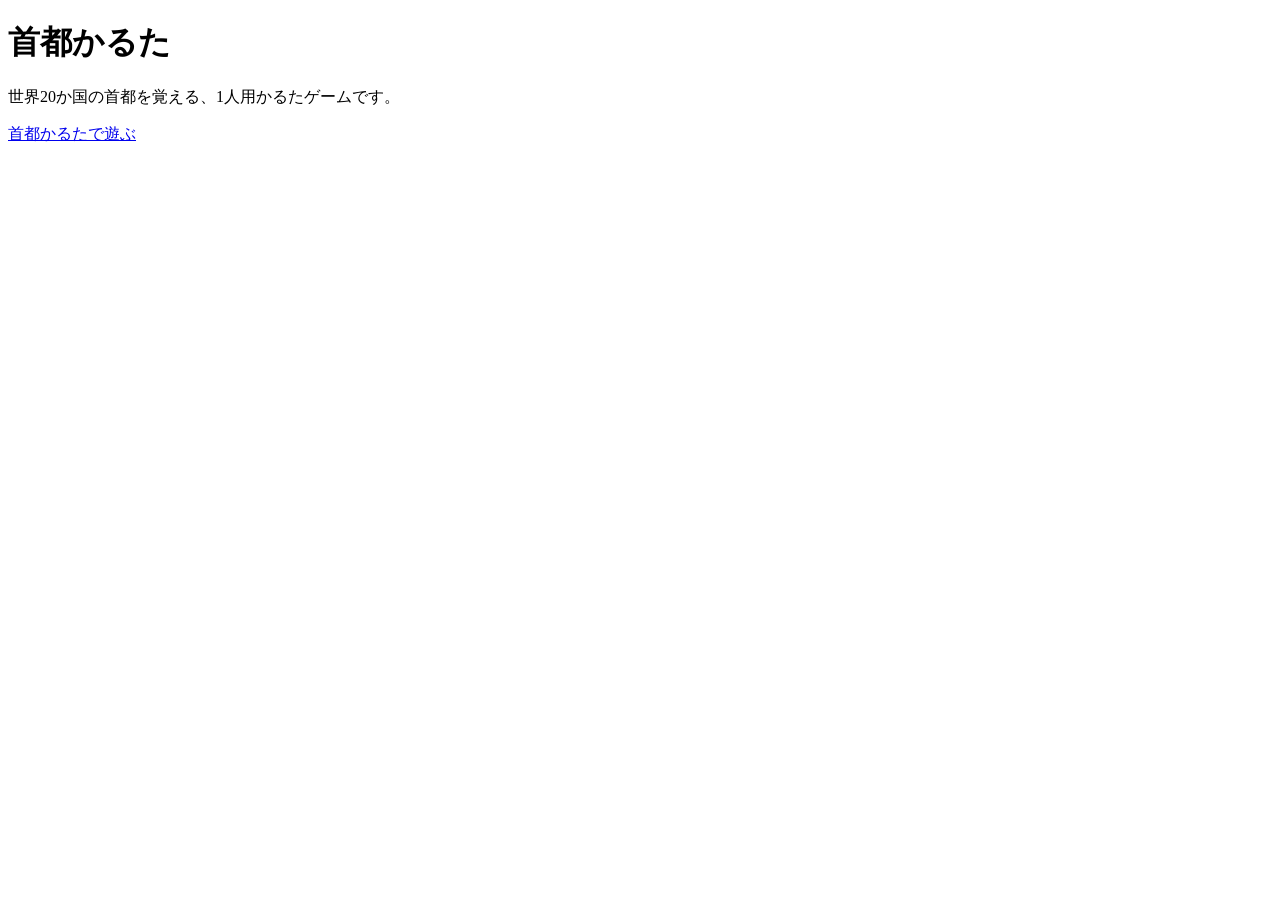
<file: index.html>
<!doctype html>
<html lang="ja">
<head>
  <meta charset="utf-8">
  <meta name="viewport" content="width=device-width, initial-scale=1">
  <title>首都かるた</title>
</head>
<body>
  <main>
    <h1>首都かるた</h1>
    <p>世界20か国の首都を覚える、1人用かるたゲームです。</p>
    <p><a href="capital-karuta.html">首都かるたで遊ぶ</a></p>
  </main>
</body>
</html>
</file>
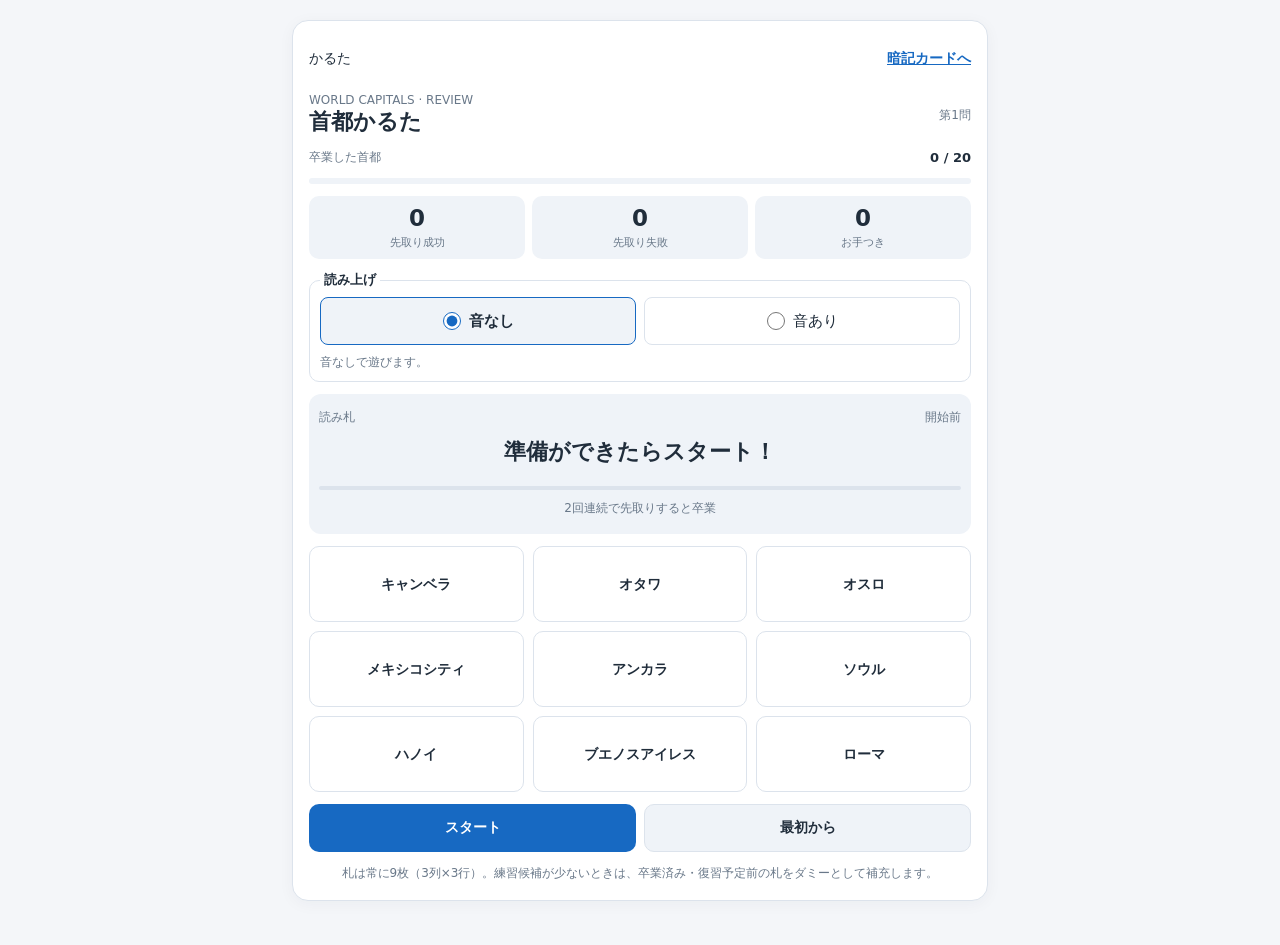
<file: capital-karuta.html>
<!doctype html>
<html lang="ja">
<head>
<meta charset="utf-8">
<meta name="viewport" content="width=device-width,initial-scale=1,viewport-fit=cover">
<title>CAPITAL KARUTA｜首都かるた</title>
<link rel="stylesheet" href="capital-karuta.css">
</head>
<body>
<main>
<div class="panel">
  <nav class="study-nav" aria-label="学習方法"><span aria-current="page">かるた</span><a href="flashcards.html">暗記カードへ</a></nav>
  <p id="learning-notice" class="muted hidden" role="status"></p>
  <div class="top"><div><div class="muted">WORLD CAPITALS · REVIEW</div><div class="heading">首都かるた</div></div><div class="muted" id="turn">第1問</div></div>
  <div class="spread"><span class="muted">卒業した首都</span><strong id="mastered" class="text-small">0 / 20</strong></div>
  <div class="track"><div id="progress"></div></div>
  <div class="stats"><div class="stat"><strong id="early">0</strong><span>先取り成功</span></div><div class="stat"><strong id="late">0</strong><span>先取り失敗</span></div><div class="stat"><strong id="wrong">0</strong><span>お手つき</span></div></div>
  <fieldset class="sound-settings">
    <legend>読み上げ</legend>
    <div class="sound-options">
      <label><input type="radio" name="sound" id="sound-off" value="off" checked>音なし</label>
      <label><input type="radio" name="sound" id="sound-on" value="on">音あり</label>
    </div>
    <p class="muted" id="sound-status" role="status" aria-live="polite">音なしで遊びます。</p>
  </fieldset>
  <button type="button" class="btn hidden" id="practice-all">全問で練習する</button>
  <div id="play" class="play-layout"><div class="reader"><div class="spread"><span class="muted">読み札</span><span class="muted" id="clock">開始前</span></div><div class="sentence" id="sentence">準備ができたらスタート！</div><div class="clockline"><div id="timefill"></div></div><div class="status" id="status" aria-live="polite">2回連続で先取りすると卒業</div></div><div class="cards" id="cards"></div><div class="buttons"><button class="btn primary" id="start">スタート</button><button class="btn" id="reset">最初から</button></div></div>
  <div id="finish" class="results hidden"><div class="trophy">🏆</div><div class="result-heading" id="finish-title">全20か国を卒業！</div><div id="summary" class="result-summary"></div><button class="btn primary" id="again">もう一度遊ぶ</button></div>
  <div class="muted footer-note">札は常に9枚（3列×3行）。練習候補が少ないときは、卒業済み・復習予定前の札をダミーとして補充します。</div>
</div>
</main>
<script src="data/capitals.js"></script>
<script src="learning.js"></script>
<script src="capital-karuta.js"></script>
</body>
</html>
</file>
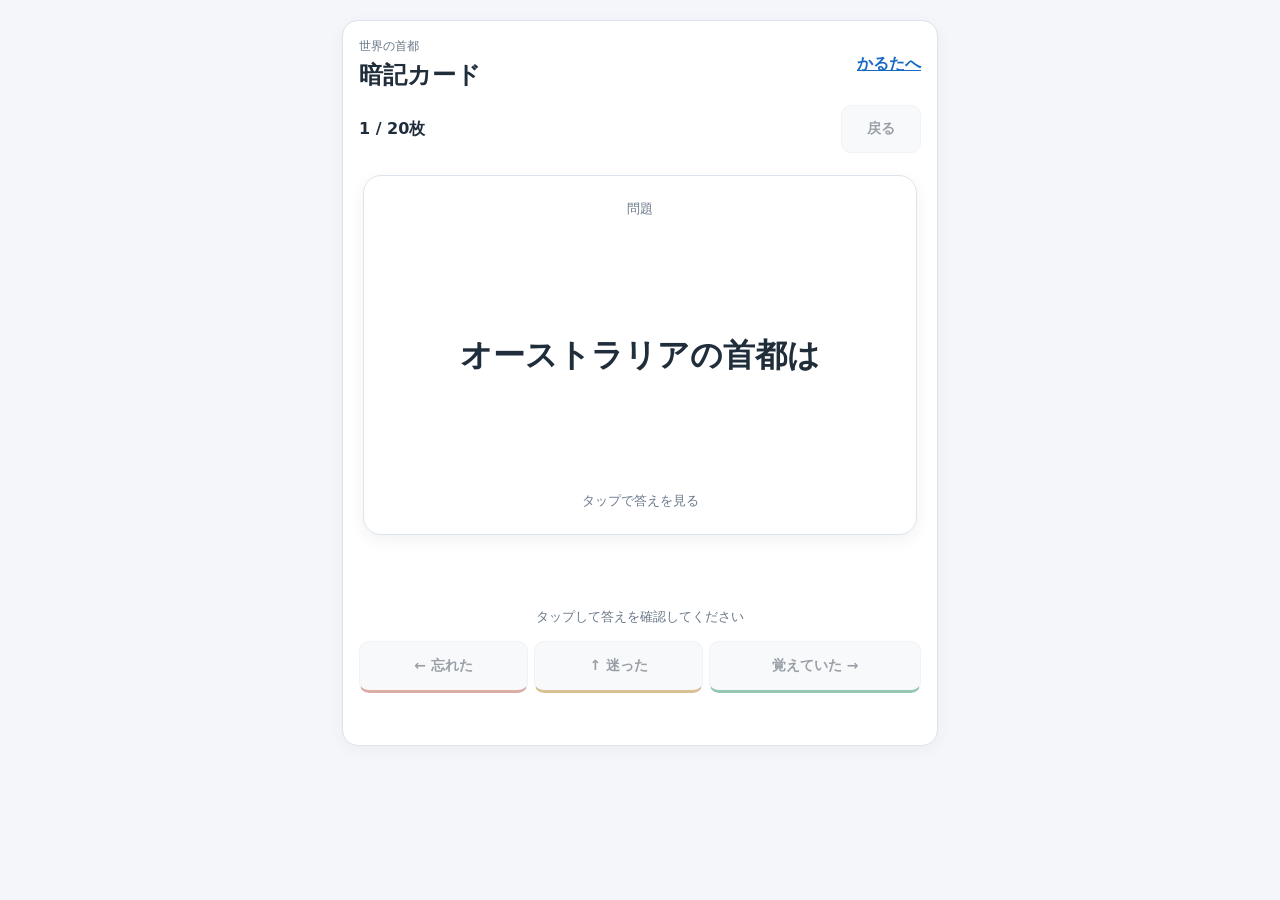
<file: flashcards.html>
<!doctype html>
<html lang="ja">
<head>
  <meta charset="utf-8">
  <meta name="viewport" content="width=device-width,initial-scale=1,viewport-fit=cover">
  <title>暗記カード</title>
  <link rel="stylesheet" href="capital-karuta.css">
  <link rel="stylesheet" href="flashcards.css">
</head>
<body>
<main class="flash-main">
  <section class="panel flash-panel" aria-labelledby="flash-title">
    <header class="spread">
      <div><p class="muted" id="deck-title">学習</p><h1 id="flash-title">暗記カード</h1></div>
      <a class="mode-link" href="capital-karuta.html">かるたへ</a>
    </header>
    <div class="spread"><span id="flash-progress" aria-live="polite">0 / 0枚</span><button type="button" class="btn undo-button" id="undo" disabled>戻る</button></div>
    <p id="storage-notice" class="notice hidden" role="status"></p>
    <div id="review-area">
      <div class="card-stage" id="card-stage">
        <div class="flash-card" id="flash-card">
          <button type="button" class="card-flip" id="flip-card" aria-label="答えを確認する" aria-pressed="false">
            <span class="card-inner" id="card-inner">
              <span class="card-face card-front" id="card-front"><span class="face-label">問題</span><span id="flash-question"></span><span class="tap-hint">タップで答えを見る</span></span>
              <span class="card-face card-back" id="card-back" aria-hidden="true"><span class="face-label">答え</span><span id="flash-answer"></span><span class="tap-hint">タップで問題に戻る</span></span>
            </span>
          </button>
          <span class="drag-label" id="drag-label" aria-hidden="true"></span>
        </div>
      </div>
      <div class="audio-row"><button type="button" class="btn" id="read-answer" hidden>答えを読み上げる</button></div>
      <p class="swipe-help" id="swipe-help">タップして答えを確認してください</p>
      <div class="rating-buttons" aria-label="自己評価">
        <button type="button" class="btn rating-forgot" data-rating="forgot" disabled>← 忘れた</button>
        <button type="button" class="btn rating-hesitant" data-rating="hesitant" disabled>↑ 迷った</button>
        <button type="button" class="btn rating-remembered" data-rating="remembered" disabled>覚えていた →</button>
      </div>
    </div>
    <div id="review-result" class="review-result hidden" aria-live="polite">
      <h2 id="result-title">復習が終わりました</h2>
      <p id="result-count"></p>
      <dl id="result-ratings"><div><dt>覚えていた</dt><dd id="count-remembered">0枚</dd></div><div><dt>迷った</dt><dd id="count-hesitant">0枚</dd></div><div><dt>忘れた</dt><dd id="count-forgot">0枚</dd></div></dl>
      <p class="muted" id="next-review"></p>
      <button type="button" class="btn" id="review-again">復習対象を確認する</button>
      <a class="mode-link" href="capital-karuta.html">かるたで練習する</a>
    </div>
    <p id="flash-status" class="flash-status muted" role="status" aria-live="polite"></p>
  </section>
</main>
<script src="data/capitals.js"></script>
<script src="learning.js"></script>
<script src="flashcard-audio.js"></script>
<script src="flashcards.js"></script>
</body>
</html>
</file>
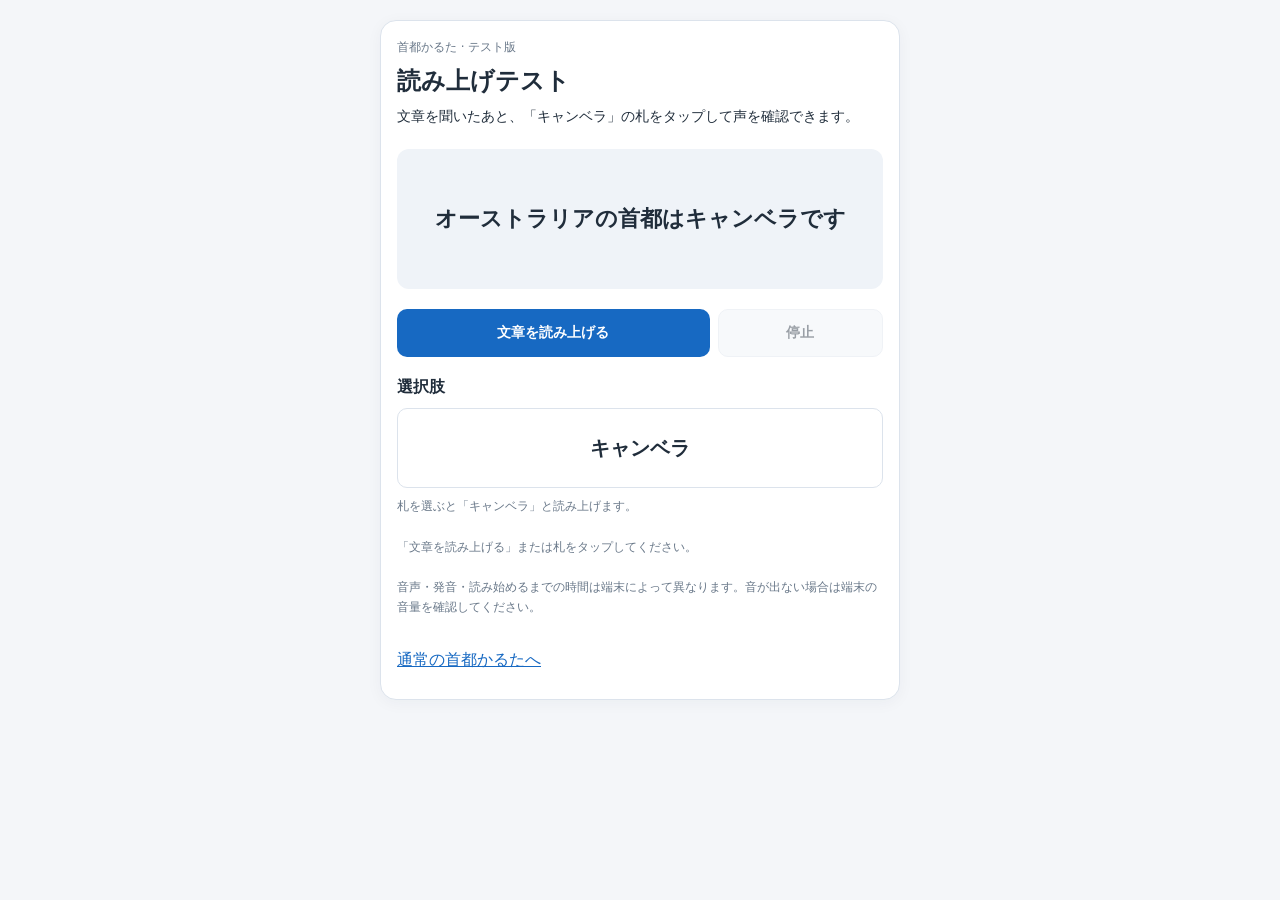
<file: speech-test.html>
<!doctype html>
<html lang="ja">
<head>
  <meta charset="utf-8">
  <meta name="viewport" content="width=device-width,initial-scale=1,viewport-fit=cover">
  <title>読み上げテスト｜首都かるた</title>
  <link rel="stylesheet" href="capital-karuta.css">
  <link rel="stylesheet" href="speech-test.css">
</head>
<body>
<main>
  <section class="panel speech-test" aria-labelledby="test-title">
    <header>
      <p class="muted">首都かるた · テスト版</p>
      <h1 id="test-title">読み上げテスト</h1>
      <p class="test-description">文章を聞いたあと、「キャンベラ」の札をタップして声を確認できます。</p>
    </header>
    <div class="reader">
      <p id="test-sentence" class="sentence">オーストラリアの首都はキャンベラです</p>
    </div>
    <div class="buttons">
      <button type="button" class="btn primary" id="read-sentence">文章を読み上げる</button>
      <button type="button" class="btn" id="stop-speech" disabled>停止</button>
    </div>
    <section aria-labelledby="answer-heading">
      <h2 id="answer-heading">選択肢</h2>
      <button type="button" class="tile answer-tile" id="answer">キャンベラ</button>
      <p class="muted">札を選ぶと「キャンベラ」と読み上げます。</p>
    </section>
    <p class="status" id="speech-status" role="status" aria-live="polite">「文章を読み上げる」または札をタップしてください。</p>
    <p class="muted">音声・発音・読み始めるまでの時間は端末によって異なります。音が出ない場合は端末の音量を確認してください。</p>
    <a href="capital-karuta.html">通常の首都かるたへ</a>
  </section>
</main>
<script src="speech-test.js"></script>
</body>
</html>
</file>
<file: capital-karuta.css>
:root{color-scheme:light;--bg:#f4f6f9;--card:#fff;--panel:#eff3f8;--text:#202d3b;--muted:#697889;--border:#dce3ec;--accent:#1769c2;--green:#168558}
*{box-sizing:border-box}
html{-webkit-text-size-adjust:100%;text-size-adjust:100%}
body{margin:0;background:var(--bg);color:var(--text);font-family:system-ui,-apple-system,"Hiragino Kaku Gothic ProN","Yu Gothic",sans-serif}
main{max-width:720px;margin:20px auto;padding:0 max(12px,env(safe-area-inset-right)) max(24px,env(safe-area-inset-bottom)) max(12px,env(safe-area-inset-left))}
.panel{background:var(--card);border:1px solid var(--border);border-radius:16px;padding:16px;display:grid;gap:12px;box-shadow:0 3px 16px #1b33450b}
.panel>*{min-width:0}
.top,.spread{display:flex;align-items:center;justify-content:space-between;gap:10px}
.muted{color:var(--muted);font-size:12px}.heading{font-size:22px;font-weight:800}
.track{height:6px;border-radius:99px;background:var(--panel);overflow:hidden}.track>div{height:100%;width:0;background:var(--green);transition:width .2s}
.stats{display:grid;grid-template-columns:repeat(3,minmax(0,1fr));gap:7px}.stat{background:var(--panel);border-radius:10px;text-align:center;padding:9px 3px}.stat strong{font-size:23px;display:block;font-variant-numeric:tabular-nums}.stat span{font-size:11px;color:var(--muted)}
.reader{background:var(--panel);border-radius:12px;padding:14px 10px;text-align:center;display:grid;gap:9px;min-height:140px;align-content:center}.sentence{font-size:clamp(17px,4vw,22px);font-weight:750;line-height:1.5;min-height:42px;overflow-wrap:anywhere}.clockline{height:4px;background:var(--border);border-radius:8px;overflow:hidden}.clockline>div{height:100%;width:0;background:var(--green)}.status{color:var(--muted);font-size:12px;min-height:20px;line-height:1.5}
.cards{display:grid;grid-template-columns:repeat(3,minmax(0,1fr));gap:7px}.tile{font:inherit;color:var(--text);background:var(--card);border:1px solid var(--border);border-radius:10px;padding:8px 6px;min-width:0;min-height:68px;line-height:1.3;font-size:14px;font-weight:650;overflow-wrap:anywhere;cursor:pointer;touch-action:manipulation}.tile:disabled{cursor:default}.tile:not(:disabled):active{transform:scale(.97)}.tile.bad{border-color:#c9694e;background:#cd694b2e}.tile.good{border:2px solid var(--green);background:#16a76524}.tile.bye{border:2px solid var(--green);background:#16a76535}
.buttons{display:flex;gap:8px}.btn{flex:1;min-width:0;min-height:48px;touch-action:manipulation;font:inherit;font-weight:700;font-size:14px;padding:12px 8px;border-radius:10px;border:1px solid var(--border);background:var(--panel);color:var(--text);cursor:pointer}.btn.primary{background:var(--accent);color:#fff;border-color:transparent}.btn:disabled{opacity:.45;cursor:default}.hidden{display:none!important}.results{text-align:center;padding:18px 8px;display:grid;gap:12px}
@media(min-width:550px){.cards{grid-template-columns:repeat(3,minmax(0,1fr));gap:9px}.tile{min-height:76px}}@media(prefers-color-scheme:dark){:root{color-scheme:dark;--bg:#111820;--card:#1d2731;--panel:#283541;--text:#edf3fa;--muted:#b2c0cb;--border:#40505e;--accent:#377fd3;--green:#4cce99}}
.text-small{font-size:13px}
.play-layout{display:grid;gap:12px}
.trophy{font-size:36px}
.result-heading{font-size:23px;font-weight:800}
.result-summary{font-size:14px;line-height:1.9}
.footer-note{text-align:center;line-height:1.65}

/* Keep touch targets and text readable on phones, including narrow screens. */
.tile:focus-visible,.btn:focus-visible{
  outline:3px solid var(--accent);
  outline-offset:3px;
}
@media(max-width:549px){
  main{
    margin:0 auto;
    padding-top:max(8px,env(safe-area-inset-top));
    padding-right:max(8px,env(safe-area-inset-right));
    padding-bottom:max(16px,env(safe-area-inset-bottom));
    padding-left:max(8px,env(safe-area-inset-left));
  }
  .panel{padding:12px;gap:10px;border-radius:14px}
  .top{gap:8px}
  #turn{flex-shrink:0;font-variant-numeric:tabular-nums}
  .heading{font-size:24px}
  .stat{padding:7px 3px}
  .stat span{font-size:12px}
  .play-layout{gap:10px}
  .reader{min-height:132px;padding:12px 10px;gap:8px}
  .sentence{font-size:19px;min-height:57px}
  .status{font-size:13px;min-height:39px}
  .cards{gap:6px}
  .tile{min-height:64px;font-size:clamp(14px,3.6vw,16px);line-height:1.45}
  .btn{font-size:16px}
  .footer-note{font-size:12px;overflow-wrap:anywhere}
}
@media(max-width:359px){
  .panel{padding:10px}
  .tile{padding:7px 4px}
}
@media(prefers-reduced-motion:reduce){
  .track>div{transition:none}
  .tile:not(:disabled):active{transform:none}
}

.sound-settings{margin:0;min-width:0;border:1px solid var(--border);border-radius:10px;padding:8px 10px 10px}
.sound-settings legend{font-size:13px;font-weight:700;padding:0 4px}
.sound-options{display:flex;gap:8px}
.sound-options label{display:flex;align-items:center;justify-content:center;gap:8px;flex:1;min-height:48px;border:1px solid var(--border);border-radius:8px;cursor:pointer;font-size:15px;touch-action:manipulation}
.sound-options label:has(input:checked){border-color:var(--accent);background:var(--panel);font-weight:700}
.sound-options label:focus-within{outline:3px solid var(--accent);outline-offset:2px}
.sound-options input{width:18px;height:18px;margin:0;accent-color:var(--accent)}
.sound-settings p{margin:8px 0 0;line-height:1.5}
.sound-options label:has(input:disabled){opacity:.5;cursor:default}

.study-nav{display:flex;align-items:center;justify-content:space-between;gap:12px;font-size:14px}
.study-nav a{display:flex;align-items:center;min-height:44px;color:var(--accent);font-weight:700}
.study-nav a:focus-visible{outline:3px solid var(--accent);outline-offset:3px}
</file>
<file: flashcards.css>
.flash-main{max-width:620px}
.flash-panel{gap:14px;overflow:clip}
.flash-panel h1{font-size:24px;margin:3px 0 0}
.flash-panel p{margin:0;line-height:1.6}
.mode-link{display:inline-flex;align-items:center;min-height:48px;color:var(--accent);font-weight:650}
.mode-link:focus-visible{outline:3px solid var(--accent);outline-offset:3px}
.undo-button{flex:0 0 auto;min-width:80px;padding:8px 16px}
#flash-progress{font-variant-numeric:tabular-nums;font-weight:700}
.notice{font-size:13px;background:var(--panel);border:1px solid var(--border);padding:10px;border-radius:8px}
.card-stage{padding:8px 4px 4px;perspective:1000px}
.flash-card{position:relative;will-change:transform;transition:transform .2s ease,opacity .2s ease}
.flash-card.dragging{transition:none}
.card-flip{display:block;position:relative;width:100%;height:300px;height:clamp(250px,40svh,370px);min-height:250px;padding:0;border:0;background:transparent;color:var(--text);font:inherit;cursor:pointer;touch-action:pan-y;-webkit-tap-highlight-color:transparent;user-select:none;-webkit-user-select:none}
.flash-card.can-rate .card-flip{touch-action:none}
.card-flip:focus-visible{outline:3px solid var(--accent);outline-offset:4px;border-radius:18px}
.card-inner{display:block;position:relative;height:100%;transform-style:preserve-3d;transition:transform .24s ease}
.flash-card.flipped .card-inner{transform:rotateY(180deg)}
.card-face{position:absolute;inset:0;display:flex;flex-direction:column;align-items:center;justify-content:space-between;gap:18px;padding:24px 18px;border:1px solid var(--border);border-radius:18px;background:var(--card);box-shadow:0 5px 16px #1b334510;backface-visibility:hidden;-webkit-backface-visibility:hidden;text-align:center}
.card-face>span:nth-child(2){font-size:clamp(23px,6vw,32px);font-weight:750;line-height:1.5;overflow-wrap:anywhere}
.card-back{transform:rotateY(180deg);background:var(--panel)}
.face-label,.tap-hint{font-size:13px;color:var(--muted);font-weight:500}
.drag-label{position:absolute;top:18px;left:50%;transform:translateX(-50%);padding:8px 12px;border-radius:10px;border:2px solid currentColor;background:var(--card);font-size:21px;font-weight:800;opacity:0;pointer-events:none;white-space:nowrap}
.flash-card[data-direction="forgot"] .drag-label{opacity:1;color:#b04c39}
.flash-card[data-direction="hesitant"] .drag-label{opacity:1;color:#8c6411}
.flash-card[data-direction="remembered"] .drag-label{opacity:1;color:var(--green)}
.audio-row{display:flex;justify-content:center;min-height:52px;margin-top:8px}
.audio-row .btn{flex:0 1 260px}
.swipe-help{text-align:center;font-size:13px;color:var(--muted);min-height:42px;padding:8px 0}
.rating-buttons{display:grid;grid-template-columns:1fr 1fr 1.25fr;gap:6px}
.rating-buttons .btn{font-size:14px;min-height:52px;padding:10px 4px}
.rating-forgot{border-bottom:3px solid #b04c39}
.rating-hesitant{border-bottom:3px solid #a77715}
.rating-remembered{border-bottom:3px solid var(--green)}
.review-result{text-align:center;display:grid;gap:16px;padding:24px 0}
.review-result h2{font-size:22px;margin:0}
.review-result dl{display:grid;grid-template-columns:repeat(3,1fr);gap:6px;margin:0}
.review-result dl>div{padding:12px 3px;background:var(--panel);border-radius:10px}
.review-result dt{font-size:12px}.review-result dd{font-size:24px;font-weight:750;margin:6px 0 0}
.review-result .mode-link{justify-content:center}
.flash-status{min-height:22px;overflow-wrap:anywhere}
@media(max-width:359px){.card-face{padding:20px 12px}.rating-buttons .btn{font-size:12px}.flash-panel{gap:10px}}
@media(prefers-reduced-motion:reduce){.flash-card,.card-inner{transition:none}}

[hidden]{display:none!important}
.flash-card.resetting,.flash-card.resetting .card-inner{transition:none!important}

@media(prefers-color-scheme:dark){.flash-card[data-direction="forgot"] .drag-label{color:#ffb09d}.flash-card[data-direction="hesitant"] .drag-label{color:#f4ce7a}}
</file>
<file: speech-test.css>
.speech-test {
  max-width: 520px;
  margin: 0 auto;
  gap: 20px;
}

.speech-test h1 {
  margin: 8px 0;
  font-size: 24px;
}

.speech-test h2 {
  margin: 0 0 10px;
  font-size: 16px;
}

.speech-test p {
  margin: 0;
  line-height: 1.7;
}

.test-description {
  font-size: 14px;
}

.speech-test .sentence {
  min-height: 0;
}

.speech-test .answer-tile {
  width: 100%;
  min-height: 80px;
  margin-bottom: 8px;
  font-size: 20px;
}

.speech-test #read-sentence {
  flex: 2;
}

.speech-test a {
  color: var(--accent);
  padding: 12px 0;
}

.speech-test a:focus-visible {
  outline: 3px solid var(--accent);
  outline-offset: 3px;
}
</file>
